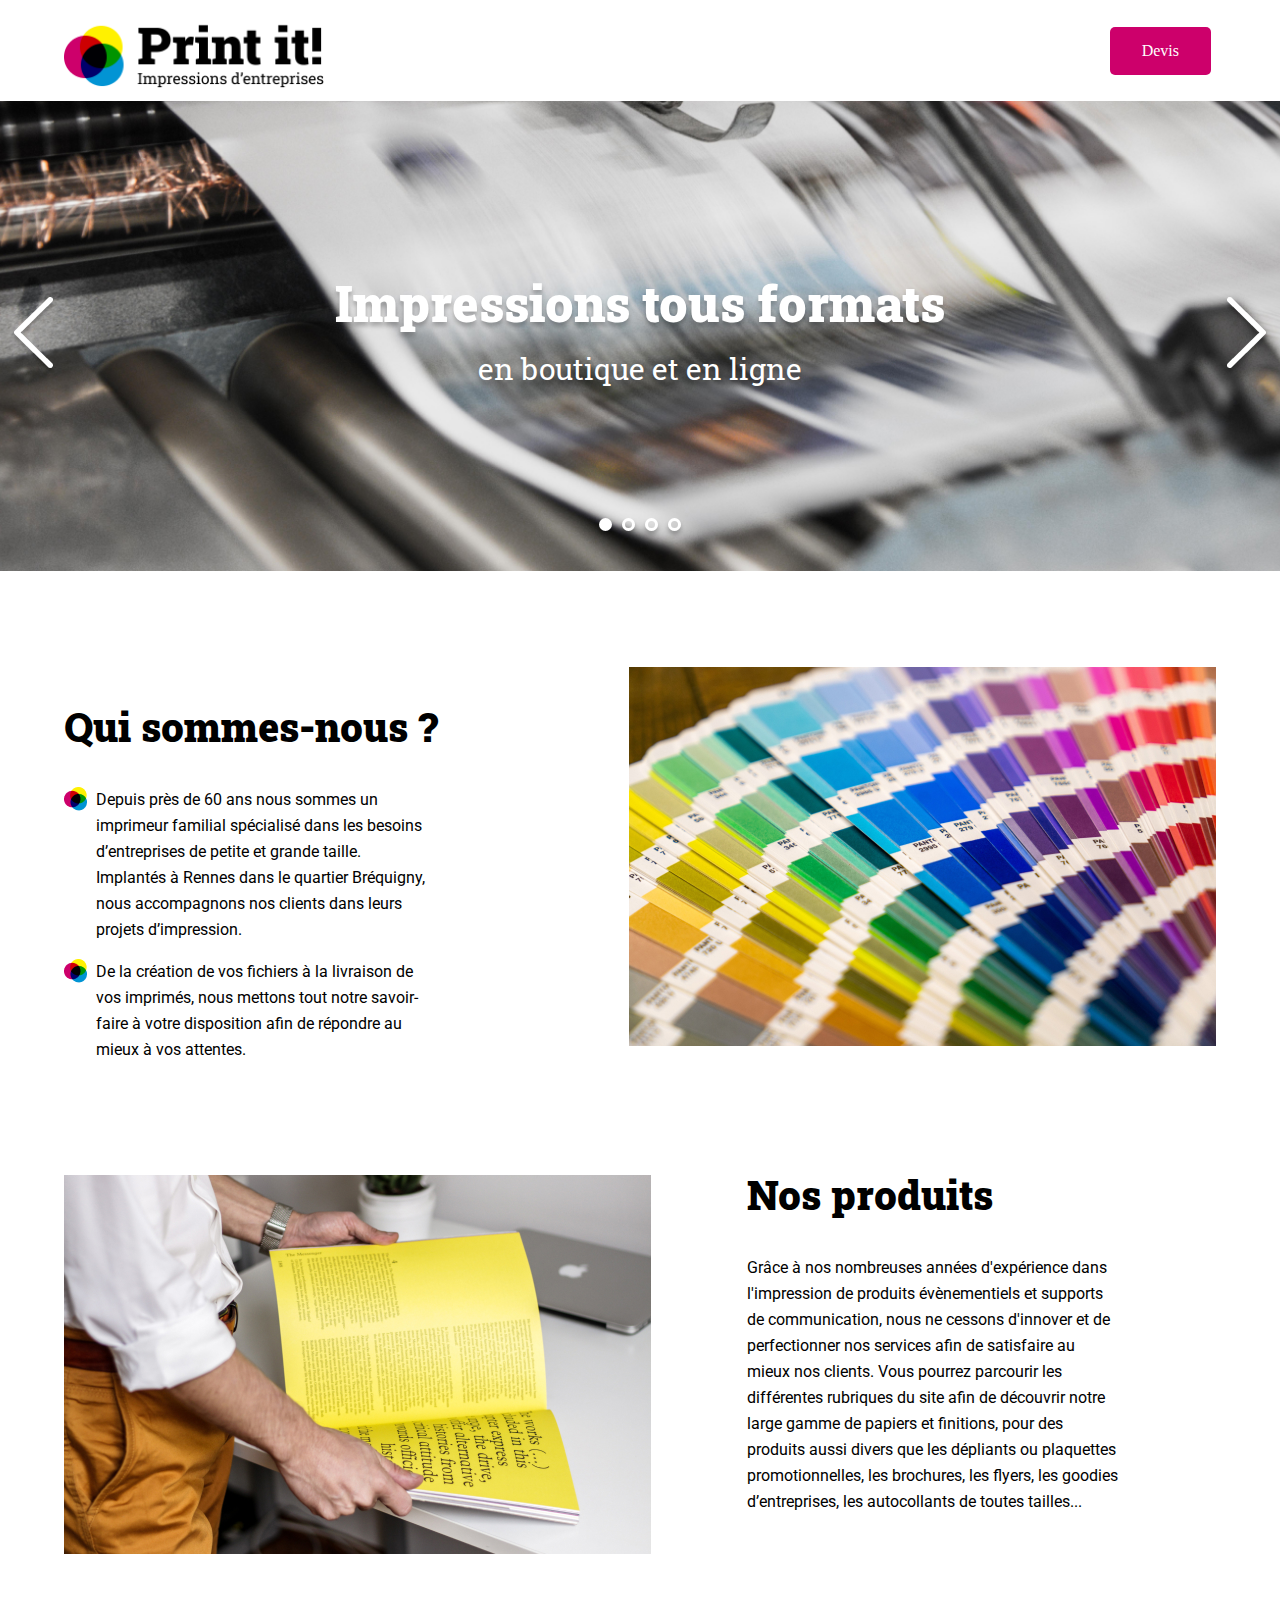
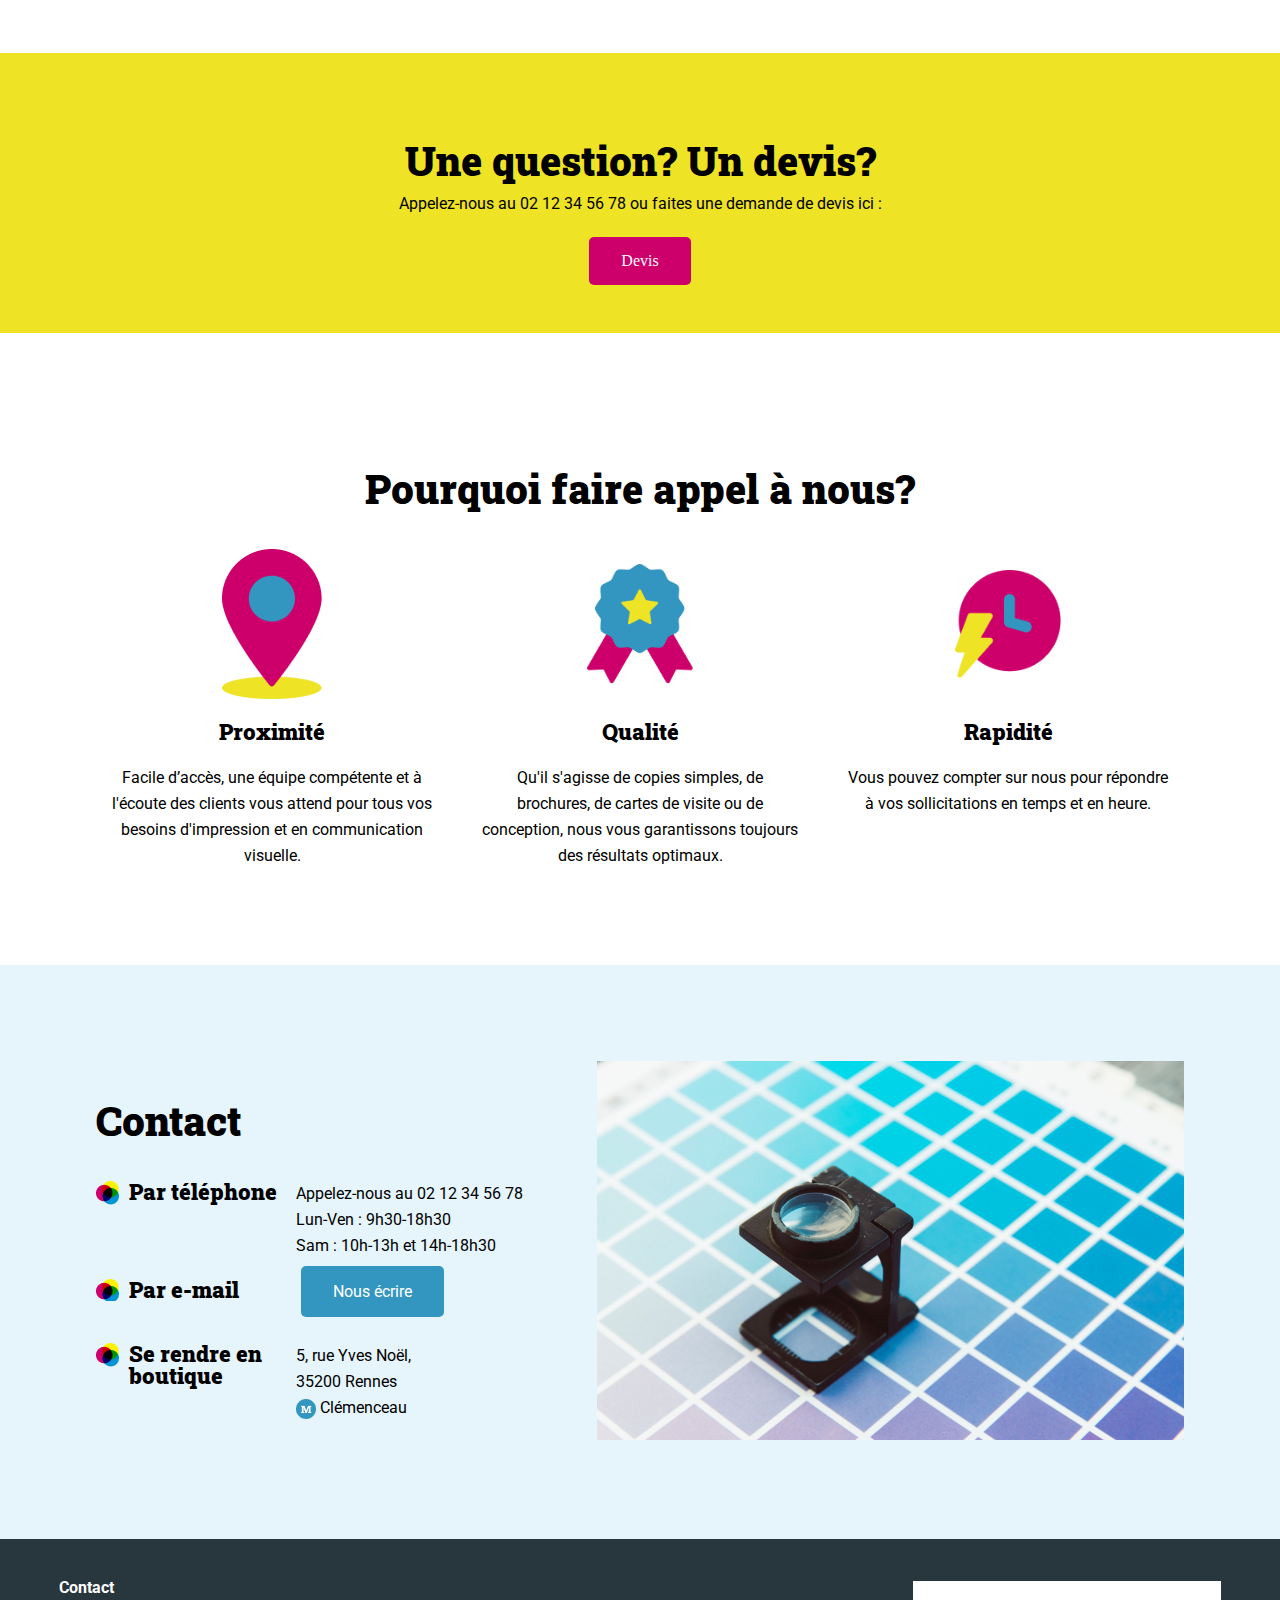
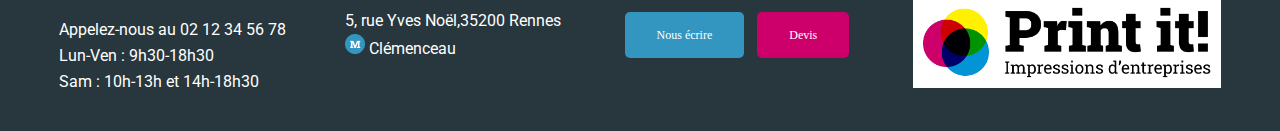
<file: index.html>
<!DOCTYPE html>
<html lang="fr">
  <head>
    <meta charset="UTF-8" />
    <meta name="viewport" content="width=device-width, initial-scale=1.0" />
    <title>Print it ! - Impressions d'entreprise</title>
    <link rel="stylesheet" href="./assets/style.css" />
    <link rel="preconnect" href="https://fonts.googleapis.com" />
    <link rel="preconnect" href="https://fonts.gstatic.com" crossorigin />
    <link
      href="https://fonts.googleapis.com/css2?family=Roboto:wght@400;700&family=Roboto+Slab:wght@400;900&display=swap"
      rel="stylesheet"
    />
    <script src="./assets/script.js" defer></script>
  </head>
  <body>
    <header class="container">
      <h1>
        <img
          class="logo"
          src="./assets/images/logo.png"
          alt="Print it ! Impressions d'entreprises"
        />
      </h1>
      <a class="btn devis" href="mailto:contact@print-it.tld">Devis</a>
    </header>
    <main>
      <div id="banner">
        <img
          class="banner-img"
          src="./assets/images/slideshow/slide1.jpg"
          alt="Banner Print-it"
        />
        <p class="banner-tag">
          Impressions tous formats <span>en boutique et en ligne</span>
        </p>

        <img
          class="arrow arrow_left"
          src="./assets/images/arrow_left.png"
          alt="arrow_left"
          id="arrow_left"
        />
        <img
          class="arrow arrow_right"
          src="./assets/images/arrow_right.png"
          alt="arrow_right"
          id="arrow_right"
        />
        <div class="dots" id="dots"></div>
      </div>
      <section id="about-us" class="container">
        <div>
          <h2>Qui sommes-nous ?</h2>
          <ul>
            <li>
              Depuis près de 60 ans nous sommes un imprimeur familial spécialisé
              dans les besoins d’entreprises de petite et grande taille.
              Implantés à Rennes dans le quartier Bréquigny, nous accompagnons
              nos clients dans leurs projets d’impression.
            </li>
            <li>
              De la création de vos fichiers à la livraison de vos imprimés,
              nous mettons tout notre savoir-faire à votre disposition afin de
              répondre au mieux à vos attentes.
            </li>
          </ul>
        </div>
        <aside>
          <img src="./assets/images/colors.jpg" alt="palette multicolore" />
        </aside>
      </section>
      <section id="products" class="container">
        <div>
          <h2>Nos produits</h2>
          <p>
            Grâce à nos nombreuses années d'expérience dans l'impression de
            produits évènementiels et supports de communication, nous ne cessons
            d'innover et de perfectionner nos services afin de satisfaire au
            mieux nos clients. Vous pourrez parcourir les différentes rubriques
            du site afin de découvrir notre large gamme de papiers et finitions,
            pour des produits aussi divers que les dépliants ou plaquettes
            promotionnelles, les brochures, les flyers, les goodies
            d’entreprises, les autocollants de toutes tailles...
          </p>
        </div>
        <aside>
          <img
            src="./assets/images/yellow-book.jpg"
            alt="Imprimeur avec un livre jaune dans les mains"
          />
        </aside>
      </section>
      <section id="question" class="bg-yellow">
        <h2>Une question? Un devis?</h2>
        <p>
          Appelez-nous au 02 12 34 56 78 ou faites une demande de devis ici :
        </p>
        <a href="mailto:contact@print-it.tld" class="btn devis">Devis</a>
      </section>
      <section id="why-us" class="container">
        <h2>Pourquoi faire appel à nous?</h2>
        <div>
          <article>
            <img
              src="./assets/images/proximity-icon.png"
              alt="Icone Proximité"
            />
            <h3>Proximité</h3>
            <p>
              Facile d’accès, une équipe compétente et à l'écoute des clients
              vous attend pour tous vos besoins d'impression et en communication
              visuelle.
            </p>
          </article>
          <article>
            <img src="./assets/images/quality-icon.png" alt="Icone Qualité" />
            <h3>Qualité</h3>
            <p>
              Qu'il s'agisse de copies simples, de brochures, de cartes de
              visite ou de conception, nous vous garantissons toujours des
              résultats optimaux.
            </p>
          </article>
          <article>
            <img src="./assets/images/speedy-icon.png" alt="Rapidité Qualité" />
            <h3>Rapidité</h3>
            <p>
              Vous pouvez compter sur nous pour répondre à vos sollicitations en
              temps et en heure.
            </p>
          </article>
        </div>
      </section>
      <section id="contact" class="bg-lightblue">
        <div class="container">
          <div>
            <h2>Contact</h2>
            <div>
              <h3>Par téléphone</h3>
              <ul>
                <li>Appelez-nous au 02 12 34 56 78</li>
                <li>Lun-Ven : 9h30-18h30</li>
                <li>Sam : 10h-13h et 14h-18h30</li>
              </ul>
            </div>
            <div>
              <h3>Par e-mail</h3>
              <p>
                <a href="mailto:contact@print-it.tld" class="btn"
                  >Nous écrire</a
                >
              </p>
            </div>
            <div>
              <h3>Se rendre en boutique</h3>
              <p>
                5, rue Yves Noël,<br />
                35200 Rennes<br />
                <img
                  class="inline-icon"
                  src="./assets/images/metro.png"
                  alt="metro"
                />
                Clémenceau
              </p>
            </div>
          </div>
          <div>
            <img
              src="./assets/images/magnifying-glass.jpg"
              alt="Loupe avec palette bleue"
            />
          </div>
        </div>
      </section>
    </main>
    <footer>
      <div>
        <p class="footer-contact">Contact</p>
        <ul>
          <li>Appelez-nous au 02 12 34 56 78</li>
          <li>Lun-Ven : 9h30-18h30</li>
          <li>Sam : 10h-13h et 14h-18h30</li>
        </ul>
      </div>
      <div>
        <p>
          5, rue Yves Noël,35200 Rennes<br />
          <img src="./assets/images/metro.png" alt="metro" /> Clémenceau
        </p>
      </div>
      <div>
        <a href="mailto:contact@print-it.tld" class="btn">Nous écrire</a>
        <a
          href="mailto:contact@print-it.tld?subject=Demande&nbsp;de&nbsp;devis"
          class="btn devis"
          >Devis</a
        >
      </div>
      <div>
        <img
          class="footer-logo"
          src="./assets/images/logo.png"
          alt="Print it ! Impressions d'entreprises"
        />
      </div>
    </footer>
    <script src="./assets/script.js"></script>
  </body>
</html>
</file>
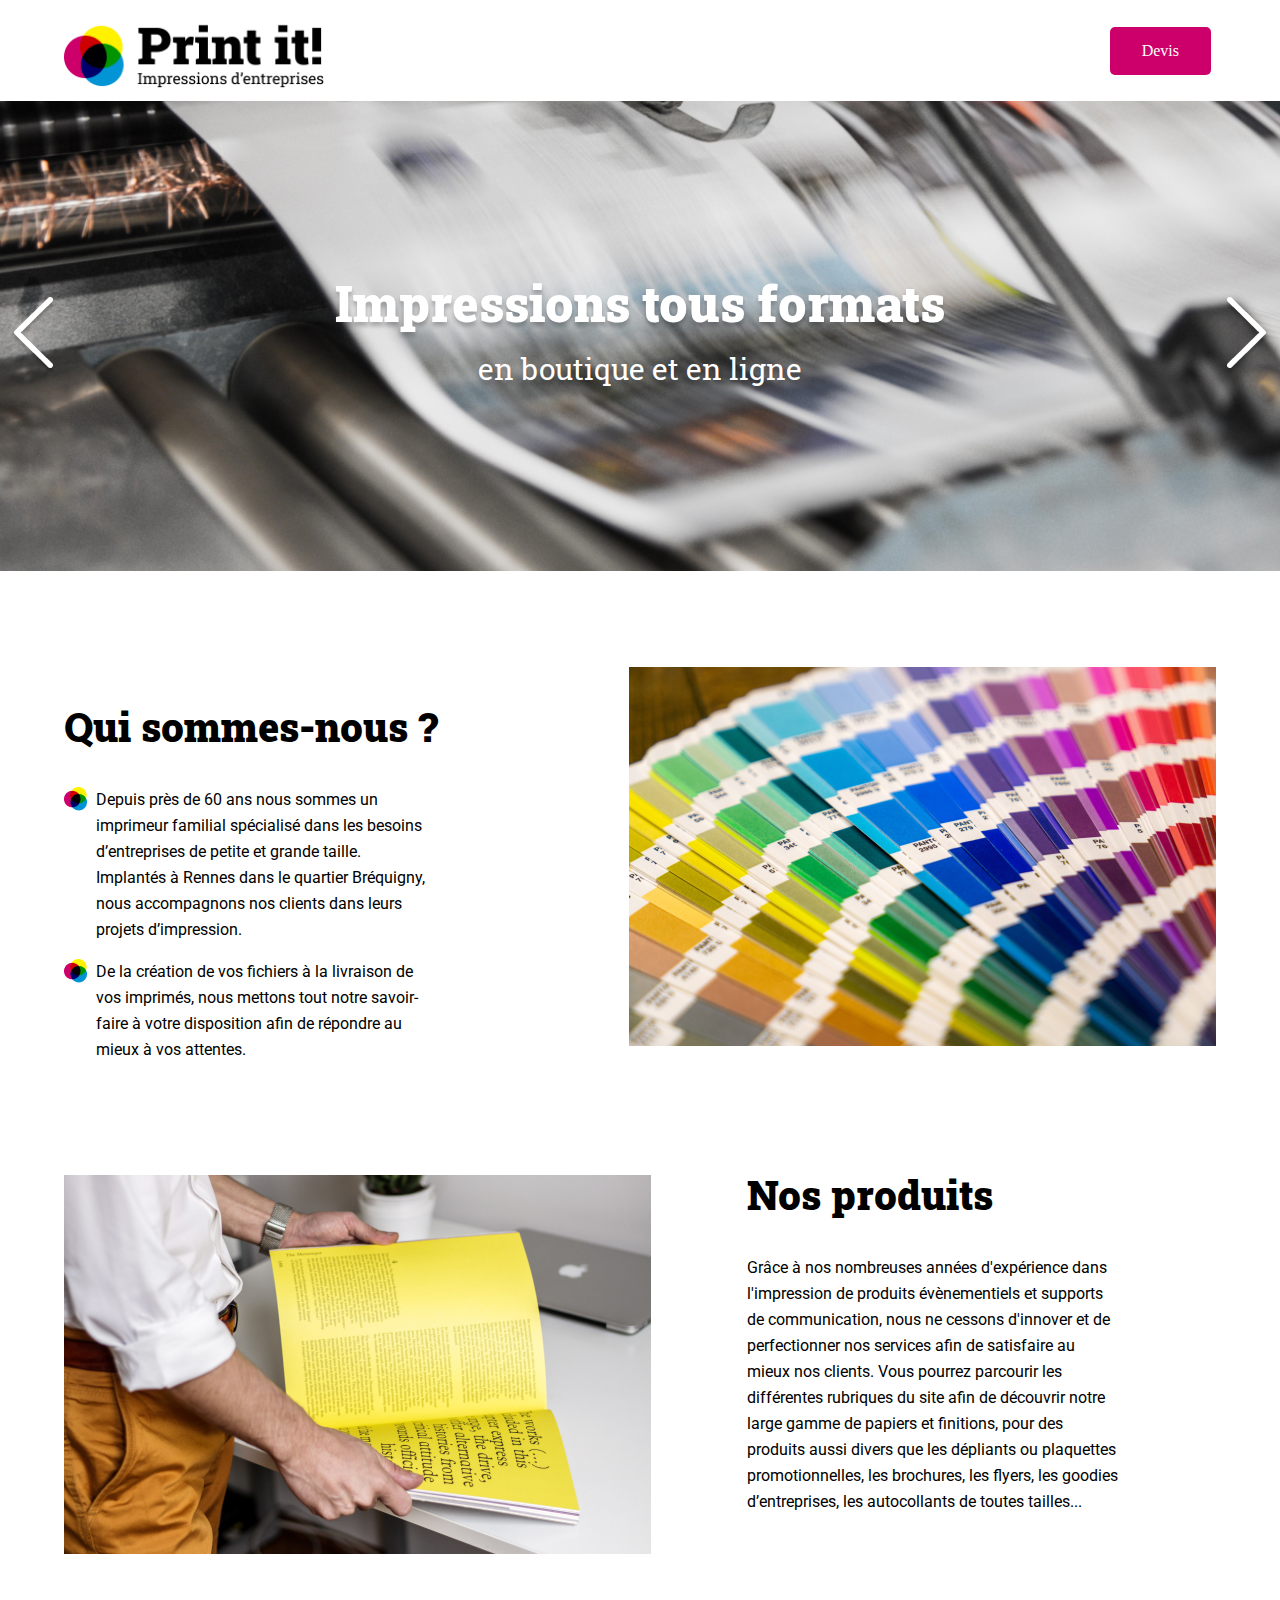
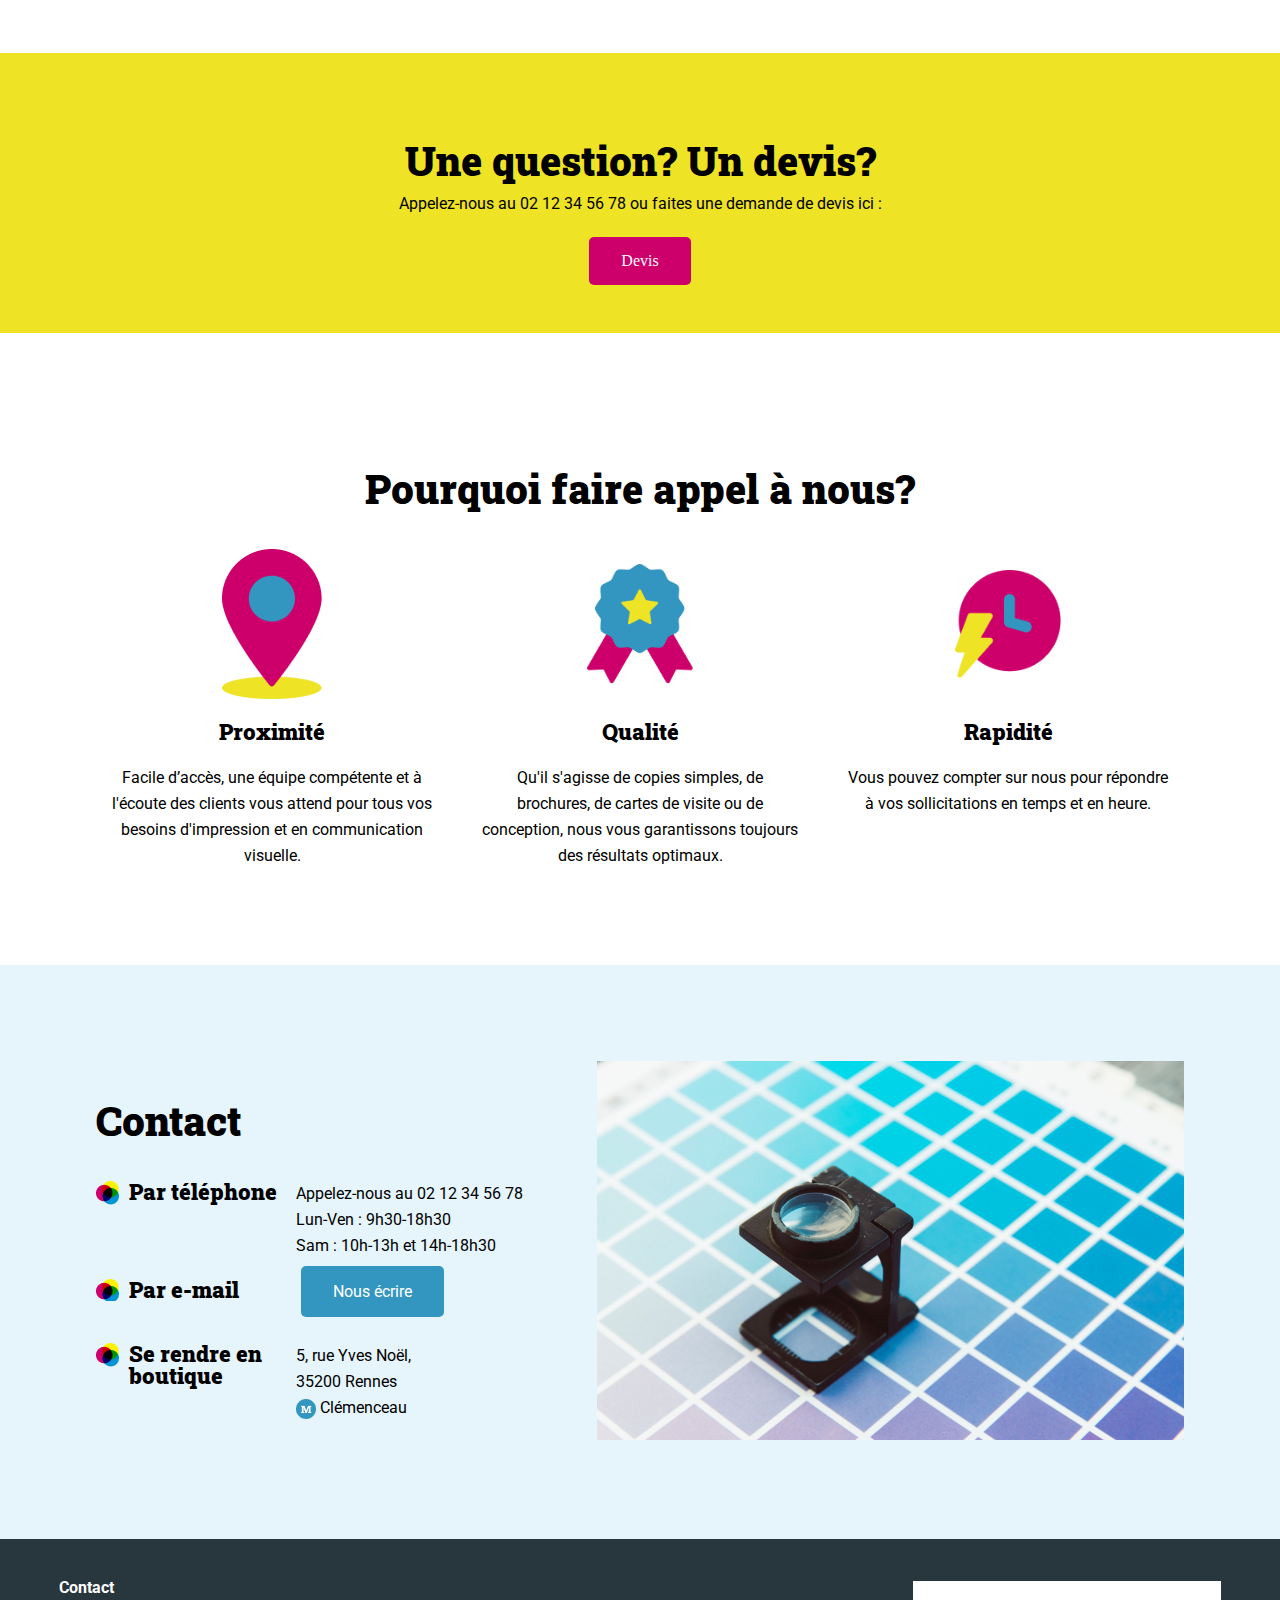
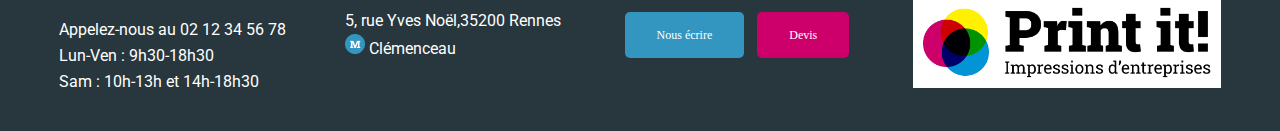
<file: Print-it-JS-main/index.html>
<!DOCTYPE html>
<html lang="fr">
  <head>
    <meta charset="UTF-8" />
    <meta name="viewport" content="width=device-width, initial-scale=1.0" />
    <title>Print it ! - Impressions d'entreprise</title>
    <link rel="stylesheet" href="./assets/style.css" />
    <link rel="preconnect" href="https://fonts.googleapis.com" />
    <link rel="preconnect" href="https://fonts.gstatic.com" crossorigin />
    <link
      href="https://fonts.googleapis.com/css2?family=Roboto:wght@400;700&family=Roboto+Slab:wght@400;900&display=swap"
      rel="stylesheet"
    />
  </head>
  <body>
    <header class="container">
      <h1>
        <img
          class="logo"
          src="./assets/images/logo.png"
          alt="Print it ! Impressions d'entreprises"
        />
      </h1>
      <a class="btn devis" href="mailto:contact@print-it.tld">Devis</a>
    </header>
    <main>
      <div id="banner">
        <img
          class="banner-img"
          src="./assets/images/slideshow/slide1.jpg"
          alt="Banner Print-it"
        />
        <p>Impressions tous formats <span>en boutique et en ligne</span></p>

        <img
          class="arrow arrow_left"
          src="./assets/images/arrow_left.png"
          alt="arrow_left"
        />
        <img
          class="arrow arrow_right"
          src="./assets/images/arrow_right.png"
          alt="arrow_right"
        />
        <div class="dots"></div>
      </div>
      <section id="about-us" class="container">
        <div>
          <h2>Qui sommes-nous ?</h2>
          <ul>
            <li>
              Depuis près de 60 ans nous sommes un imprimeur familial spécialisé
              dans les besoins d’entreprises de petite et grande taille.
              Implantés à Rennes dans le quartier Bréquigny, nous accompagnons
              nos clients dans leurs projets d’impression.
            </li>
            <li>
              De la création de vos fichiers à la livraison de vos imprimés,
              nous mettons tout notre savoir-faire à votre disposition afin de
              répondre au mieux à vos attentes.
            </li>
          </ul>
        </div>
        <aside>
          <img src="./assets/images/colors.jpg" alt="palette multicolore" />
        </aside>
      </section>
      <section id="products" class="container">
        <div>
          <h2>Nos produits</h2>
          <p>
            Grâce à nos nombreuses années d'expérience dans l'impression de
            produits évènementiels et supports de communication, nous ne cessons
            d'innover et de perfectionner nos services afin de satisfaire au
            mieux nos clients. Vous pourrez parcourir les différentes rubriques
            du site afin de découvrir notre large gamme de papiers et finitions,
            pour des produits aussi divers que les dépliants ou plaquettes
            promotionnelles, les brochures, les flyers, les goodies
            d’entreprises, les autocollants de toutes tailles...
          </p>
        </div>
        <aside>
          <img
            src="./assets/images/yellow-book.jpg"
            alt="Imprimeur avec un livre jaune dans les mains"
          />
        </aside>
      </section>
      <section id="question" class="bg-yellow">
        <h2>Une question? Un devis?</h2>
        <p>
          Appelez-nous au 02 12 34 56 78 ou faites une demande de devis ici :
        </p>
        <a href="mailto:contact@print-it.tld" class="btn devis">Devis</a>
      </section>
      <section id="why-us" class="container">
        <h2>Pourquoi faire appel à nous?</h2>
        <div>
          <article>
            <img
              src="./assets/images/proximity-icon.png"
              alt="Icone Proximité"
            />
            <h3>Proximité</h3>
            <p>
              Facile d’accès, une équipe compétente et à l'écoute des clients
              vous attend pour tous vos besoins d'impression et en communication
              visuelle.
            </p>
          </article>
          <article>
            <img src="./assets/images/quality-icon.png" alt="Icone Qualité" />
            <h3>Qualité</h3>
            <p>
              Qu'il s'agisse de copies simples, de brochures, de cartes de
              visite ou de conception, nous vous garantissons toujours des
              résultats optimaux.
            </p>
          </article>
          <article>
            <img src="./assets/images/speedy-icon.png" alt="Rapidité Qualité" />
            <h3>Rapidité</h3>
            <p>
              Vous pouvez compter sur nous pour répondre à vos sollicitations en
              temps et en heure.
            </p>
          </article>
        </div>
      </section>
      <section id="contact" class="bg-lightblue">
        <div class="container">
          <div>
            <h2>Contact</h2>
            <div>
              <h3>Par téléphone</h3>
              <ul>
                <li>Appelez-nous au 02 12 34 56 78</li>
                <li>Lun-Ven : 9h30-18h30</li>
                <li>Sam : 10h-13h et 14h-18h30</li>
              </ul>
            </div>
            <div>
              <h3>Par e-mail</h3>
              <p>
                <a href="mailto:contact@print-it.tld" class="btn"
                  >Nous écrire</a
                >
              </p>
            </div>
            <div>
              <h3>Se rendre en boutique</h3>
              <p>
                5, rue Yves Noël,<br />
                35200 Rennes<br />
                <img
                  class="inline-icon"
                  src="./assets/images/metro.png"
                  alt="metro"
                />
                Clémenceau
              </p>
            </div>
          </div>
          <div>
            <img
              src="./assets/images/magnifying-glass.jpg"
              alt="Loupe avec palette bleue"
            />
          </div>
        </div>
      </section>
    </main>
    <footer>
      <div>
        <p class="footer-contact">Contact</p>
        <ul>
          <li>Appelez-nous au 02 12 34 56 78</li>
          <li>Lun-Ven : 9h30-18h30</li>
          <li>Sam : 10h-13h et 14h-18h30</li>
        </ul>
      </div>
      <div>
        <p>
          5, rue Yves Noël,35200 Rennes<br />
          <img src="./assets/images/metro.png" alt="metro" /> Clémenceau
        </p>
      </div>
      <div>
        <a href="mailto:contact@print-it.tld" class="btn">Nous écrire</a>
        <a
          href="mailto:contact@print-it.tld?subject=Demande&nbsp;de&nbsp;devis"
          class="btn devis"
          >Devis</a
        >
      </div>
      <div>
        <img
          class="footer-logo"
          src="./assets/images/logo.png"
          alt="Print it ! Impressions d'entreprises"
        />
      </div>
    </footer>
    <script src="./assets/script.js"></script>
  </body>
</html>
</file>
<file: assets/style.css>
/* variables declaration */
:root {
  --primary-color: #3396c0;
  --secondary-color: #cd006b;
  --third-color: #eee325;
}

/* Reset CSS */
* {
  -webkit-box-sizing: border-box;
  -moz-box-sizing: border-box;
  box-sizing: border-box;
}
html,
body,
div,
span,
applet,
object,
iframe,
h1,
h2,
h3,
h4,
h5,
h6,
p,
blockquote,
pre,
a,
abbr,
acronym,
address,
big,
cite,
code,
del,
dfn,
em,
img,
ins,
kbd,
q,
s,
samp,
small,
strike,
strong,
sub,
sup,
tt,
var,
b,
u,
i,
center,
dl,
dt,
dd,
ol,
ul,
li,
fieldset,
form,
label,
legend,
table,
caption,
tbody,
tfoot,
thead,
tr,
th,
td,
article,
aside,
canvas,
details,
embed,
figure,
figcaption,
footer,
header,
hgroup,
menu,
nav,
output,
ruby,
section,
summary,
time,
mark,
audio,
video {
  margin: 0;
  padding: 0;
  border: 0;
  font: inherit;
  font-size: 100%;
  vertical-align: baseline;
}
/* HTML5 display-role reset for older browsers */
article,
aside,
details,
figcaption,
figure,
footer,
header,
hgroup,
menu,
nav,
section {
  display: block;
}
body {
  line-height: 1;
}
ol,
ul {
  list-style: none;
}
blockquote,
q {
  quotes: none;
}
blockquote:before,
blockquote:after,
q:before,
q:after {
  content: none;
}
table {
  border-collapse: collapse;
  border-spacing: 0;
}
body {
}
section {
  margin-block: 6em;
}
h2 {
  font-family: "Roboto Slab", sans-serif;
  font-size: 40px;
  font-weight: 900;
  margin-block: 1em;
}
h3 {
  font-family: "Roboto Slab", sans-serif;
  font-size: 22px;
  font-weight: 900;
  margin-block: 1em;
}

p,
li {
  font-family: Roboto, sans-serif;
  font-size: 16px;
  line-height: 26px;
}
.container {
  max-width: 1440px;
  margin-inline: auto;
  padding-inline: 5%;
}
header {
  display: flex;
  justify-content: space-between;
  align-items: center;
}
.logo {
  width: 260px;
  margin-block: 10px;
}

.btn {
  background-color: var(--primary-color);
  padding: 16px 32px;
  margin-inline: 5px;
  border-radius: 5px;
  color: white;
  text-decoration: none;
}
.devis {
  background-color: var(--secondary-color);
}

#banner {
  display: flex;
  flex-direction: column;
  align-items: center;
  justify-content: center;
  width: 100%;
  min-height: 470px;
  position: relative;
}
.banner-img {
  position: absolute;
  width: 100%;
  height: 100%;
  z-index: -1;
  object-fit: cover;
  object-position: center;
}
/* Code CSS en prévision de l'ajout d'un carousel pour la bannière */
/* Gestion des fleches du carrousel */
#banner .arrow {
  position: absolute;
}
#banner .arrow_left {
  left: 10px;
  cursor: pointer;
}
#banner .arrow_right {
  right: 10px;
  cursor: pointer;
}
/* Gestion des points du carrousel */
.dots {
  position: absolute;
  bottom: 40px;
  display: flex;
}
.dot {
  margin-inline: 5px;
  width: 13px;
  height: 13px;
  background-color: #ffffff00;
  border: 3px solid #fff;
  border-radius: 100%;
  box-shadow: 0 4px 4px rgba(0, 0, 0, 0.25);
}
.dot_selected {
  background-color: #fff;
}
/* Fin du code CSS pour le carousel */
#banner p {
  font-family: "Roboto Slab", sans-serif;
  font-weight: 900;
  font-size: 50px;
  line-height: 66px;
  color: white;
  text-shadow: 0 4px 4px rgba(0, 0, 0, 0.25);
  text-align: center;
}
#banner span {
  display: block;
  font-weight: 400;
  font-size: 30px;
}
#about-us {
  display: flex;
}
#about-us article,
#about-us aside {
  flex: 1;
}
#about-us li {
  background: url("./images/tricolor-icon.png") no-repeat left top;
  font-size: 16px;
  line-height: 26px;
  padding-left: 2em;
  width: 65%;
  margin-bottom: 1em;
}

#products {
  display: flex;
  align-items: flex-start;
  flex-direction: row-reverse;
}
#products div,
#products aside {
  flex: 1;
}
#products div {
  padding: 0 6em;
}
#products h2 {
  margin-top: 0;
}
.bg-yellow {
  background-color: var(--third-color);
}
#question {
  display: flex;
  flex-direction: column;
  align-items: center;
  padding-block: 3em;
}
#question h2 {
  margin-bottom: 10px;
}
#question p {
  margin-bottom: 20px;
}

#why-us {
  display: flex;
  flex-direction: column;
  text-align: center;
}
#why-us > div {
  display: flex;
  justify-content: space-evenly;
}
#why-us article {
  max-width: 320px;
  display: flex;
  flex-direction: column;
}
#why-us img {
  width: 33%;
  height: 150px;
  text-align: center;
  margin-inline: auto;
  margin-block: 0;
  object-fit: contain;
}

.bg-lightblue {
  background-color: #e6f4fb;
}
#contact {
  margin-bottom: 0;
}
#contact article,
#contact div {
  flex: 1;
}

#contact .container {
  flex-direction: row;
  display: flex;
  padding: 6em;
}

#contact .container > div > div {
  display: flex;
  padding-bottom: 20px;
}

#contact h3 {
  margin-top: 0;
  background: url("./images/tricolor-icon.png") no-repeat left top;
  padding-left: 1.5em;
  width: 200px;
}
.inline-icon {
  vertical-align: middle;
}
footer {
  background-color: #28363d;
  color: white;
  display: flex;
  padding-block: 3em;
  justify-content: space-evenly;
  font-size: 12px;
  align-items: center;
}
footer div {
  position: relative;
}
.footer-logo {
  background-color: white;
  max-width: 308px;
  padding: 10px;
}
.footer-contact {
  margin-bottom: 1em;
  font-weight: 700;
  font-size: 16px;
}

@media all and (max-width: 1250px) {
  #contact > article {
    flex: 2;
  }
}
</file>
<file: Print-it-JS-main/assets/style.css>
/* variables declaration */
:root {
  --primary-color: #3396c0;
  --secondary-color: #cd006b;
  --third-color: #eee325;
}

/* Reset CSS */
* {
  -webkit-box-sizing: border-box;
  -moz-box-sizing: border-box;
  box-sizing: border-box;
}
html,
body,
div,
span,
applet,
object,
iframe,
h1,
h2,
h3,
h4,
h5,
h6,
p,
blockquote,
pre,
a,
abbr,
acronym,
address,
big,
cite,
code,
del,
dfn,
em,
img,
ins,
kbd,
q,
s,
samp,
small,
strike,
strong,
sub,
sup,
tt,
var,
b,
u,
i,
center,
dl,
dt,
dd,
ol,
ul,
li,
fieldset,
form,
label,
legend,
table,
caption,
tbody,
tfoot,
thead,
tr,
th,
td,
article,
aside,
canvas,
details,
embed,
figure,
figcaption,
footer,
header,
hgroup,
menu,
nav,
output,
ruby,
section,
summary,
time,
mark,
audio,
video {
  margin: 0;
  padding: 0;
  border: 0;
  font: inherit;
  font-size: 100%;
  vertical-align: baseline;
}
/* HTML5 display-role reset for older browsers */
article,
aside,
details,
figcaption,
figure,
footer,
header,
hgroup,
menu,
nav,
section {
  display: block;
}
body {
  line-height: 1;
}
ol,
ul {
  list-style: none;
}
blockquote,
q {
  quotes: none;
}
blockquote:before,
blockquote:after,
q:before,
q:after {
  content: none;
}
table {
  border-collapse: collapse;
  border-spacing: 0;
}
body {
}
section {
  margin-block: 6em;
}
h2 {
  font-family: "Roboto Slab", sans-serif;
  font-size: 40px;
  font-weight: 900;
  margin-block: 1em;
}
h3 {
  font-family: "Roboto Slab", sans-serif;
  font-size: 22px;
  font-weight: 900;
  margin-block: 1em;
}

p,
li {
  font-family: Roboto, sans-serif;
  font-size: 16px;
  line-height: 26px;
}
.container {
  max-width: 1440px;
  margin-inline: auto;
  padding-inline: 5%;
}
header {
  display: flex;
  justify-content: space-between;
  align-items: center;
}
.logo {
  width: 260px;
  margin-block: 10px;
}

.btn {
  background-color: var(--primary-color);
  padding: 16px 32px;
  margin-inline: 5px;
  border-radius: 5px;
  color: white;
  text-decoration: none;
}
.devis {
  background-color: var(--secondary-color);
}

#banner {
  display: flex;
  flex-direction: column;
  align-items: center;
  justify-content: center;
  width: 100%;
  min-height: 470px;
  position: relative;
}
.banner-img {
  position: absolute;
  width: 100%;
  height: 100%;
  z-index: -1;
  object-fit: cover;
  object-position: center;
}
/* Code CSS en prévision de l'ajout d'un carousel pour la bannière */
/* Gestion des fleches du carrousel */
#banner .arrow {
  position: absolute;
}
#banner .arrow_left {
  left: 10px;
}
#banner .arrow_right {
  right: 10px;
}
/* Gestion des points du carrousel */
.dots {
  position: absolute;
  bottom: 40px;
  display: flex;
}
.dot {
  margin-inline: 5px;
  width: 13px;
  height: 13px;
  background-color: #ffffff00;
  border: 3px solid #fff;
  border-radius: 100%;
  box-shadow: 0 4px 4px rgba(0, 0, 0, 0.25);
}
.dot_selected {
  background-color: #fff;
}
/* Fin du code CSS pour le carousel */
#banner p {
  font-family: "Roboto Slab", sans-serif;
  font-weight: 900;
  font-size: 50px;
  line-height: 66px;
  color: white;
  text-shadow: 0 4px 4px rgba(0, 0, 0, 0.25);
  text-align: center;
}
#banner span {
  display: block;
  font-weight: 400;
  font-size: 30px;
}
#about-us {
  display: flex;
}
#about-us article,
#about-us aside {
  flex: 1;
}
#about-us li {
  background: url("./images/tricolor-icon.png") no-repeat left top;
  font-size: 16px;
  line-height: 26px;
  padding-left: 2em;
  width: 65%;
  margin-bottom: 1em;
}

#products {
  display: flex;
  align-items: flex-start;
  flex-direction: row-reverse;
}
#products div,
#products aside {
  flex: 1;
}
#products div {
  padding: 0 6em;
}
#products h2 {
  margin-top: 0;
}
.bg-yellow {
  background-color: var(--third-color);
}
#question {
  display: flex;
  flex-direction: column;
  align-items: center;
  padding-block: 3em;
}
#question h2 {
  margin-bottom: 10px;
}
#question p {
  margin-bottom: 20px;
}

#why-us {
  display: flex;
  flex-direction: column;
  text-align: center;
}
#why-us > div {
  display: flex;
  justify-content: space-evenly;
}
#why-us article {
  max-width: 320px;
  display: flex;
  flex-direction: column;
}
#why-us img {
  width: 33%;
  height: 150px;
  text-align: center;
  margin-inline: auto;
  margin-block: 0;
  object-fit: contain;
}

.bg-lightblue {
  background-color: #e6f4fb;
}
#contact {
  margin-bottom: 0;
}
#contact article,
#contact div {
  flex: 1;
}

#contact .container {
  flex-direction: row;
  display: flex;
  padding: 6em;
}

#contact .container > div > div {
  display: flex;
  padding-bottom: 20px;
}

#contact h3 {
  margin-top: 0;
  background: url("./images/tricolor-icon.png") no-repeat left top;
  padding-left: 1.5em;
  width: 200px;
}
.inline-icon {
  vertical-align: middle;
}
footer {
  background-color: #28363d;
  color: white;
  display: flex;
  padding-block: 3em;
  justify-content: space-evenly;
  font-size: 12px;
  align-items: center;
}
footer div {
  position: relative;
}
.footer-logo {
  background-color: white;
  max-width: 308px;
  padding: 10px;
}
.footer-contact {
  margin-bottom: 1em;
  font-weight: 700;
  font-size: 16px;
}

@media all and (max-width: 1250px) {
  #contact > article {
    flex: 2;
  }
}
</file>
